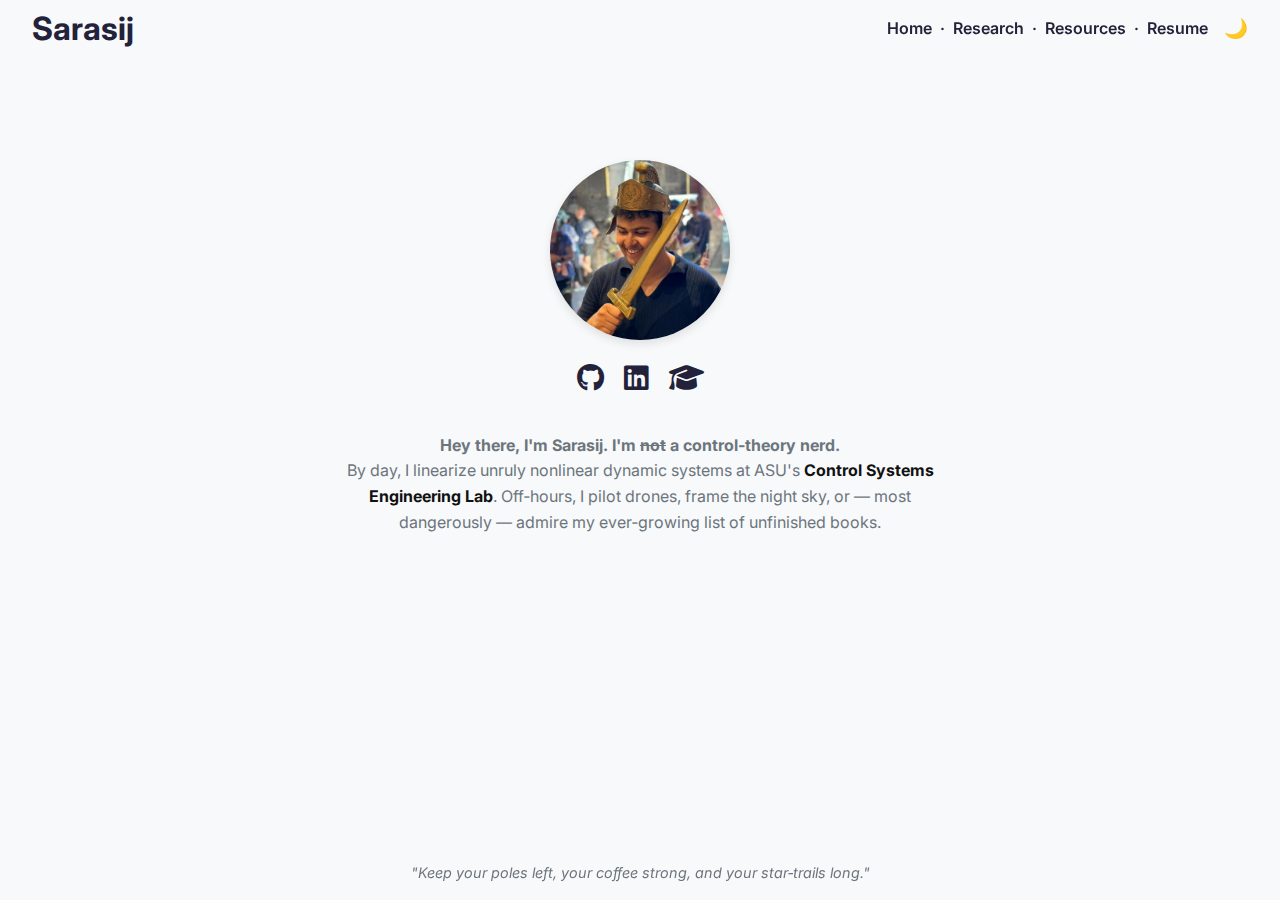
<file: index.html>
<!-- File: index.html -->
<!DOCTYPE html>
<html lang="en">
<head>
  <meta charset="UTF-8">
  <meta name="viewport" content="width=device-width,initial-scale=1">
  <title>Home | B. Sarasij</title>
  <link rel="shortcut icon" type="image/x-icon" href="assets/favicon.png">
  <!-- FontAwesome for social icons -->
  <!-- Font Awesome for social icons -->
  <!-- Font Awesome (free CDN) -->
  <!-- Font Awesome (free CDN) -->
  <link
    rel="stylesheet"
    href="https://cdnjs.cloudflare.com/ajax/libs/font-awesome/6.4.0/css/all.min.css"
    crossorigin="anonymous"
  />

  <link
    href="https://fonts.googleapis.com/css2?family=Inter:wght@400;500;600&family=Merriweather:wght@700&display=swap"
    rel="stylesheet"
  />
  <link rel="stylesheet" href="styles.css">
</head>
<body>
  <!-- Top-right navigation -->
  <nav class="main-nav">
  <div class="nav-links">
    <a href="index.html">Home</a><span>·</span>
    <a href="research.html">Research</a><span>·</span>
    <a href="resources.html">Resources</a><span>·</span>
    <a href="resume.pdf" target="_blank" rel="noopener">Resume</a>
  </div>
  <button class="theme-toggle" aria-label="Toggle theme">🌙</button>
</nav>
  <main class="home">
    <img src="assets/bsarasij.jpg" alt="Sarasij Headshot" class="avatar">

<h1 class="name">Sarasij Banerjee</h1>
<p class="affiliation">Control Theory PhD Student @ ASU</p>

<div class="social">
  <a href="https://github.com/bsarasij" aria-label="GitHub"><i class="fab fa-github"></i></a>
  <a href="https://www.linkedin.com/in/sarasij" aria-label="LinkedIn"><i class="fab fa-linkedin"></i></a>
  <a href="https://scholar.google.com/citations?hl=en&user=0fMVUSsAAAAJ" aria-label="Google Scholar"><i class="fas fa-graduation-cap"></i></a>
</div>
<div class="bio">
      <p><strong>Hey there, I'm Sarasij. I'm <del>not</del> a control‑theory nerd.</strong></p>
      <p>By day, I linearize unruly nonlinear dynamic systems at ASU's <a href = "https://labs.engineering.asu.edu/csel/" class="lab-link">Control Systems Engineering Lab</a>. Off‑hours, I pilot drones, frame the night sky, or — most dangerously — admire my ever‑growing list of unfinished books.</p> 
 
    </div>
  </main>

  <script src="script.js"></script>
  <!-- Bottom-center tagline -->
  <footer class="tagline"><em>"Keep your poles left, your coffee strong, and your star‑trails long."</em></p></footer>
</body>
</html>
</file>
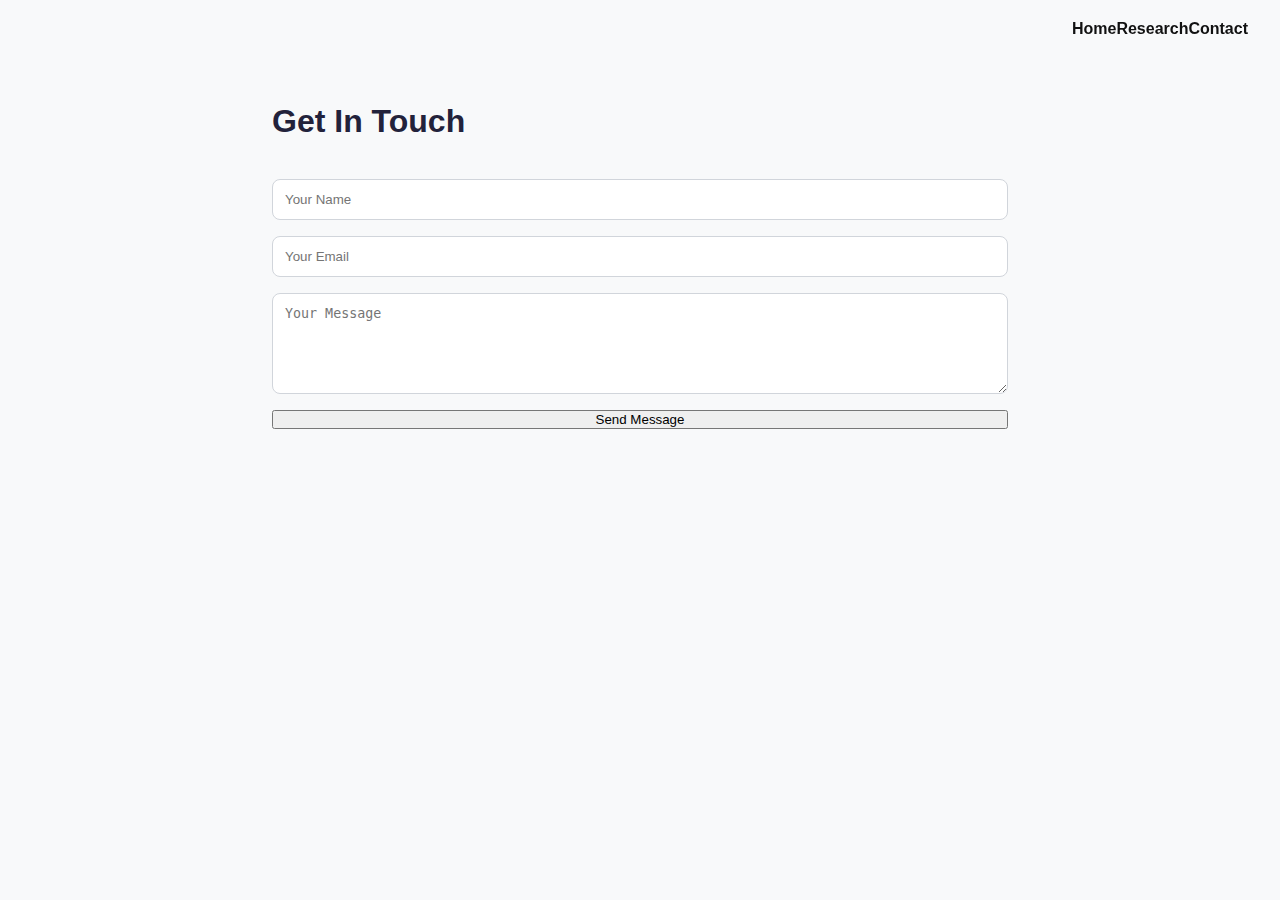
<file: contact.html>
<!-- File: contact.html -->
<!DOCTYPE html>
<html lang="en">
<head>
  <meta charset="UTF-8">
  <meta name="viewport" content="width=device-width,initial-scale=1">
  <title>Contact | B. Sarasij</title>
  <link rel="icon" href="/favicon.ico" type="image/x-icon">
  <link rel="shortcut icon" type="image/x-icon" href="assets/favicon.png">
  <link rel="stylesheet" href="styles.css">
</head>
<body>
  <nav>
    <a href="index.html">Home</a>
    <a href="research.html">Research</a>
    <a href="contact.html" class="active">Contact</a>
  </nav>
  <main class="content">
    <h1>Get In Touch</h1>
    <form action="mailto:your.email@example.com" method="POST" class="contact-form">
      <input type="text" name="name" placeholder="Your Name" required>
      <input type="email" name="email" placeholder="Your Email" required>
      <textarea name="message" rows="5" placeholder="Your Message" required></textarea>
      <button type="submit">Send Message</button>
    </form>
  </main>
  <script src="script.js"></script>
</body>
</html>
</file>
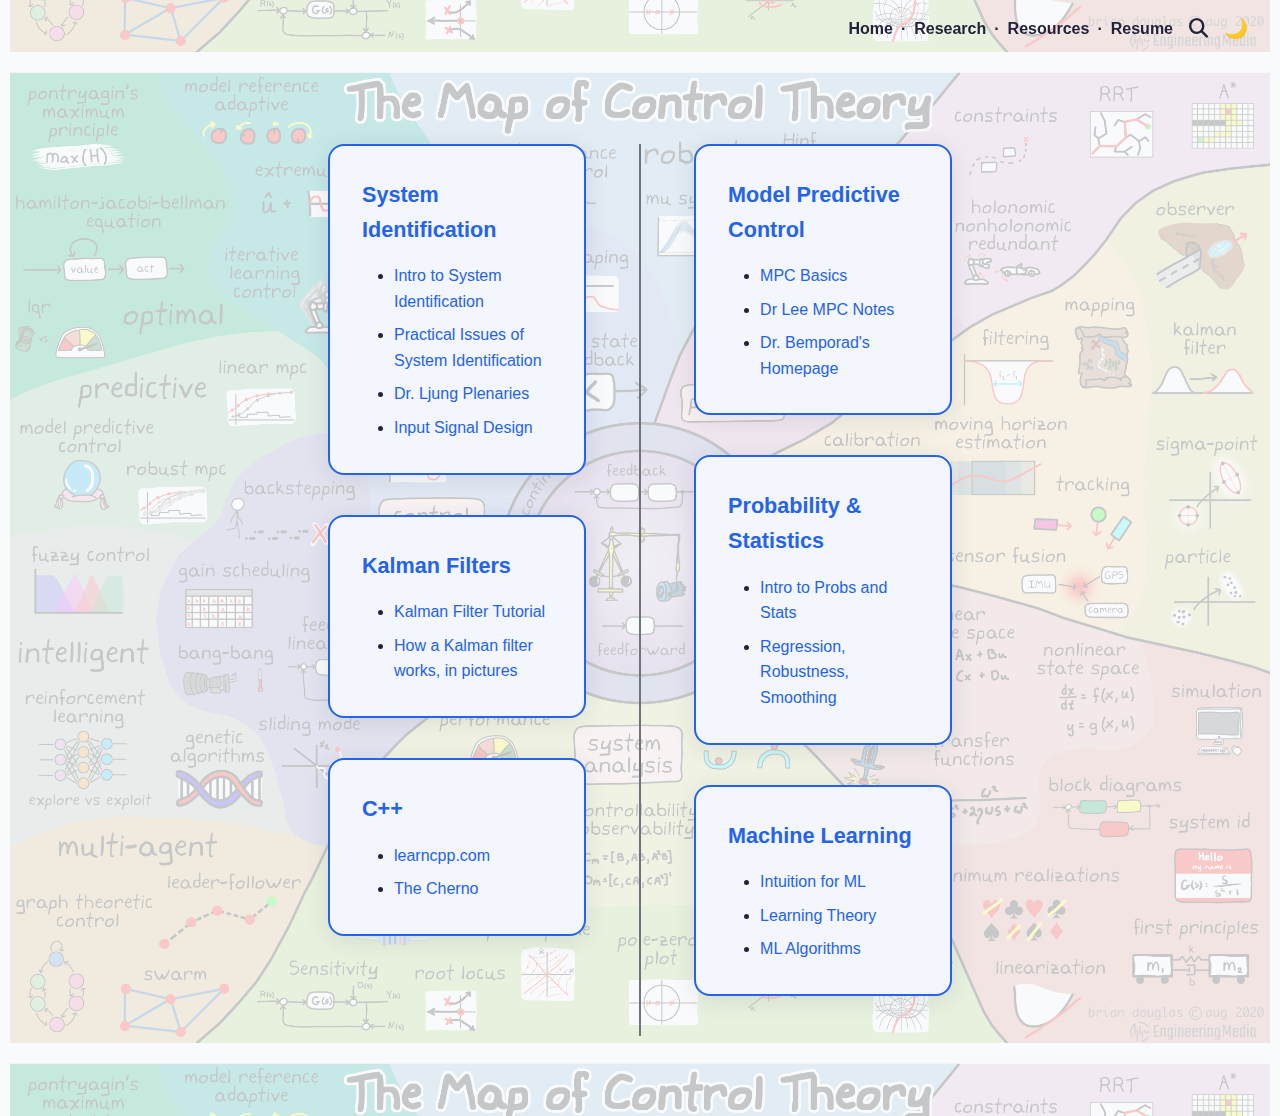
<file: resources.html>
<!DOCTYPE html>
<html lang="en">
<head>
  <meta charset="UTF-8">
  <meta name="viewport" content="width=device-width,initial-scale=1">
  <title>Resources | B. Sarasij</title>
  <link rel="shortcut icon" type="image/x-icon" href="assets/favicon.png">
  <!-- FontAwesome for icons -->
  <link
    rel="stylesheet"
    href="https://cdnjs.cloudflare.com/ajax/libs/font-awesome/6.4.0/css/all.min.css"
    crossorigin="anonymous"
  >

  <!-- Your main stylesheet (with all dark‑mode vars & overrides) -->
  <link rel="stylesheet" href="styles.css">
</head>

<body class="resources-page">
  <!-- Top nav (identical to index/research) -->
  <nav class="main-nav" id="mainNav">
    <div class="nav-links">
      <a href="index.html">Home</a><span>·</span>
      <a href="research.html">Research</a><span>·</span>
      <a href="resources.html" class="active">Resources</a><span>·</span>
      <a href="resume.pdf" target="_blank" rel="noopener">Resume</a>
    </div>
    <button class="search-toggle" aria-label="Search">
      <i class="fas fa-search"></i>
    </button>
    <button class="theme-toggle" aria-label="Toggle theme">🌙</button>
  </nav>

<div class="page-wrapper">
    <div class="bg-overlay"></div>



  <main class="content">

    <div class="timeline-container">
      <div class="timeline">

        <div class="timeline-left">
          <div class="timeline-content">
            <h3>System Identification</h3>
            <ul>
              <li><a href="https://ocw.tudelft.nl/course-lectures/introduction-system-identification-parameter-estimation/">Intro to System Identification</a></li>
              <li><a href="https://www.diva-portal.org/smash/get/diva2:316969/FULLTEXT01.pdf"> Practical Issues of System Identification</a></li>
              <li><a href="https://people.isy.liu.se/rt/ljung/plenaries.html">Dr. Ljung Plenaries</a></li>
<li><a href="assets/HLee_dissertation_final">Input Signal Design</a></li>
            </ul>
          </div>

          <div class="timeline-content">
            <h3>Kalman Filters</h3>
            <ul>
              <li><a href="https://www.kalmanfilter.net/default.aspx">Kalman Filter Tutorial</a></li>
              <li><a href="https://www.bzarg.com/p/how-a-kalman-filter-works-in-pictures/">How a Kalman filter works, in pictures</a></li>
            </ul>
          </div>

          <div class="timeline-content">
            <h3>C++</h3>
            <ul>
              <li><a href="https://www.learncpp.com/">learncpp.com</a></li>
              <li><a href="https://youtu.be/18c3MTX0PK0?feature=shared">The Cherno</a></li>

            </ul>
          </div>
        </div>

        <div class="timeline-right">
          <div class="timeline-content">
            <h3>Model Predictive Control</h3>
            <ul>
              <li><a href="https://www.dropbox.com/scl/fo/ja0f2qjfjopgaicn20mja/AM9kcG41D6NyU7mIpO7fAAM?rlkey=nd72rksmgdcotmoqisfh67m9p&st=lg7sqlhl&dl=0">MPC Basics</a></li>
              <li><a href="https://cepac.cheme.cmu.edu/pasilectures/lee/LecturenoteonMPC-JHL.pdf">Dr Lee MPC Notes</a></li>
              <li><a href="https://cse.lab.imtlucca.it/~bemporad/mpc_course.html">Dr. Bemporad's Homepage</a></li>
            </ul>
          </div>

          <div class="timeline-content">
            <h3>Probability &amp; Statistics</h3>
            <ul>
              <li><a href="https://www.probabilitycourse.com/">Intro to Probs and Stats</a></li>
<li><a href="https://seehuhn.github.io/MATH5714M/index.html">Regression, Robustness, Smoothing</a></li>
            </ul>
          </div>
<div class="timeline-content">
            <h3>Machine Learning</h3>
            <ul>
              <li><a href="https://www.youtube.com/playlist?list=PLNeXFnYrCJneoY_rKtWJy833YiMrCRi5f">Intuition for ML</a></li>
<li><a href="https://ocw.mit.edu/courses/18-657-mathematics-of-machine-learning-fall-2015/resources/mit18_657f15_l1/">Learning Theory</a></li>
<li><a href="https://www.cs.cornell.edu/courses/cs4780/2018fa/lectures/
">ML Algorithms</a></li>
            </ul>
          </div>
        </div>

      </div>
    </div>
  </main>
</div>

        </div>
      </div>
    </div>
  </main>
</div>


  <!-- Your theme‑toggle & search‑toggle scripts -->
  <script src="script.js"></script>
</body>
</html>
</file>
<file: styles.css>
:root {
  --primary: #2563eb;
  --accent: #f59e42;
  --fg: #22223b;
  --bg: #f8f9fa;
  --muted: #6c757d;
}

body[data-theme="dark"] {
  --primary: #1e293b;
  --accent: #fbbf24;
  --fg: #f8fafc;
  --bg: #101522;
  --muted: #a0aec0;
}

* { box-sizing: border-box; margin: 0; padding: 0; }
body { font-family: 'Inter', sans-serif; background: var(--bg); color: var(--fg); line-height: 1.6; }

/* Top nav styling */
nav, .main-nav {
  display: flex;
  align-items: center;
  justify-content: flex-end;
  width: 100vw;
  left: 0;
  right: auto;
  box-sizing: border-box;
  position: fixed;
  top: 0;
  z-index: 1000;
  background: transparent;
  padding: 1rem 2rem;
}
.nav-links {
  display: flex;
  align-items: center;
  gap: 0.5rem;
}
.nav-links a,
.nav-links span {
  color: var(--fg);
  font-weight: 600;
  text-decoration: none;
}
.search-toggle,
.theme-toggle {
  background: none;
  border: none;
  color: var(--fg);
  margin-left: 1rem;
  cursor: pointer;
  font-size: 1.2rem;
}
body[data-theme="dark"] .theme-toggle,
body[data-theme="dark"] .search-toggle {
  color: var(--fg);
}

/* Home page */
main.home {
  position: relative;
  display: flex;
  flex-direction: column;
  align-items: center;
  justify-content: flex-start;
  min-height: 100vh;
  padding-top: 10rem;
  text-align: center;
}
.avatar {
  width: 180px;
  height: 180px;
  border-radius: 50%;
  object-fit: cover;
  box-shadow: 0 4px 10px rgba(0,0,0,0.1);
}
.social {
  margin: 1rem 0;
  display: flex;
  gap: 1.25rem;
}
.social a {
  color: var(--fg);
  font-size: 1.75rem;
  transition: color 0.2s;
}
.social a:hover {
  color: var(--accent);
}
.bio {
  max-width: 600px;
  color: var(--muted);
  margin-top: 1rem;
}
.name {
  position: absolute;
  top: 0.2rem;
  left: 2rem;
  margin: 0;
  text-align: left;
}
.affiliation {
  position: absolute;
  top: 2.7rem;
  left: 2rem;
  margin: 0;
  text-align: left;
}
.tagline {
  position: fixed;
  bottom: 1rem;
  left: 50%;
  transform: translateX(-50%);
  color: var(--muted);
  font-size: 0.9rem;
  text-align: center;
}

/* Content pages */
main.content {
  padding: 6rem 2rem 2rem;
  max-width: 800px;
  margin: 0 auto;
  text-align: left;
}

/* Research & Contact pages reuse these styles */
.publications { list-style: none; margin-top: 2rem; }
.publications li { margin-bottom: 2rem; }
.contact-form { display: flex; flex-direction: column; gap: 1rem; margin-top: 2rem; }
.contact-form input, .contact-form textarea { padding: 0.75rem; border: 1px solid #d1d5db; border-radius: 0.5rem; }

.lab-link {
  background: none;
  color: #111;
  font-weight: bold;
  text-decoration: none;
  border-radius: 0.25rem;
  transition: none;
}
.lab-link:hover {
  text-decoration: underline;
  background: none;
}
body[data-theme="dark"] .lab-link {
  background: none;
  color: #fff;
  font-weight: bold;
}

/* Section headings */
.intro-section h1 {
  text-align: center;
  font-size: 3rem;
  font-weight: 700;
  margin-bottom: 2rem;
  line-height: 1.2;
}

/* Cloud and parallax backgrounds */
#cloud {
  background-color: var(--bg);
  padding: 1rem;
  border-radius: 0.5rem;
  box-shadow: 0 4px 8px rgba(0,0,0,0.2);
  margin-bottom: 2rem;
}
.parallax-container {
  position: relative;
  width: 100%;
  height: 100vh;
  overflow: hidden;
}
.parallax-bg {
  position: fixed;
  top: 0;
  left: 0;
  height: 100vh;
  width: 100%;
  z-index: -1;
  background-color: var(--bg);
  will-change: transform;
  display: flex;
  align-items: center;
  justify-content: center;
}
.intro-section {
  position: relative;
  z-index: 2;
  width: 100%;
  padding: 8rem 5vw 6rem;
  background: var(--bg);
  color: var(--fg);
  text-align: left;
  font-size: 1.1rem;
  line-height: 1.8;
}
body.research-page[data-theme="dark"] .intro-section {
  background: var(--primary);
  color: var(--fg);
}
body.research-page[data-theme="dark"] .parallax-bg,
body.research-page[data-theme="dark"] #cloud {
  background-color: var(--primary);
}
body.research-page .intro-section p + p {
  margin-top: 2rem;
}
.projects-section {
  padding: 4rem 2rem;
  background: var(--bg);
}

/* Project Card Styles (used only on research page) */
.project-card {
  display: flex;
  align-items: flex-start;
  gap: 1.5rem;
  padding: 1.5rem;
  margin-bottom: 2rem;
  background: #d1d5db;
  border: 1px solid #e0e0e0;
  border-radius: 0.75rem;
  box-shadow: 0 4px 24px 0 rgba(31, 41, 55, 0.18);
  color: #222;
}
body[data-theme="dark"] .project-card {
  background: var(--primary);
  border-color: var(--muted);
  box-shadow: 0 4px 8px rgba(0,0,0,0.5);
}
.project-card h3 {
  margin-top: 0;
  margin-bottom: 0.75rem;
  font-size: 1.25rem;
  color: #2563eb;
  font-weight: 600;
}
.project-card a {
  display: inline-block;
  margin-right: 1rem;
  color: #2563eb;
  font-weight: bold;
  text-decoration: none;
}
.project-card a:hover {
  text-decoration: underline;
  color: #f59e42;
}
.project-thumb {
  flex-shrink: 0;
  width: 140px;
  height: 140px;
  object-fit: cover;
  border-radius: 0.5rem;
  box-shadow: 0 4px 12px rgba(0, 0, 0, 0.15);
}
.project-info {
  flex: 1;
}
.project-info h3 {
  margin-top: 0;
  margin-bottom: 0.75rem;
  font-size: 1.25rem;
  color: #2563eb;
  font-weight: 600;
}
.project-info h3 a {
  color: var(--primary);
  text-decoration: none;
}
.project-info h3 a:hover {
  text-decoration: underline;
}
.project-info p {
  margin-bottom: 1rem;
  color: var(--muted);
  line-height: 1.5;
}
.project-links a {
  display: inline-block;
  margin-right: 1rem;
  color: #2563eb;
  font-weight: bold;
  text-decoration: none;
}
.project-links a:hover {
  text-decoration: underline;
  color: #f59e42;
}
.project-links .btn {
  display: inline-block;
  padding: 0.5rem 1rem;
  margin-right: 0.75rem;
  border-radius: 0.375rem;
  font-size: 0.9rem;
  font-weight: 600;
  text-decoration: none;
  transition: background-color 0.2s ease, color 0.2s ease, border-color 0.2s ease;
}
.btn-paper {
  background-color: transparent;
  color: #2563eb;
  border: 2px solid #2563eb;
}
.btn-paper:hover {
  background-color: #2563eb;
  color: #fff;
  border: 2px solid #2563eb;
}
.btn-code {
  background-color: transparent;
  color: #2563eb;
  border: 2px solid #2563eb;
}
.btn-code:hover {
  background-color: #2563eb;
  color: #fff;
  border: 2px solid #2563eb;
}
.dropdown {
  position: relative;
  display: inline-block;
}
.dropdown-menu {
  display: none;
  position: absolute;
  top: 100%;
  left: 0;
  margin-top: 0.25rem;
  background: var(--bg);
  border: 1px solid var(--muted);
  border-radius: 0.375rem;
  box-shadow: 0 4px 8px rgba(0,0,0,0.1);
  list-style: none;
  padding: 0.5rem 0;
  min-width: 12rem;
  z-index: 100;
}
.dropdown-menu li + li {
  margin-top: 0.25rem;
}
.dropdown-menu a {
  display: block;
  padding: 0.5rem 1rem;
  color: var(--fg);
  text-decoration: none;
}
.dropdown-menu a:hover {
  background: var(--accent);
  color: var(--bg);
}
.dropdown.open .dropdown-menu {
  display: block;
}
.dropdown-toggle .caret {
  margin-left: 0.5em;
  font-size: 0.8em;
  transition: transform 0.2s;
}
.dropdown.open .caret {
  transform: rotate(180deg);
}

/* Dark theme overrides */
body[data-theme="dark"] {
  --fg: #f8fafc;
  --bg: #1e293b;
  --muted: #a0aec0;
}
body[data-theme="dark"] .lab-link {
  color: var(--accent);
}
body[data-theme="dark"] .project-info h3 a {
  color: var(--fg);
}
body[data-theme="dark"] .project-info h3 a:hover {
  color: var(--accent);
}
body[data-theme="dark"] .dropdown-menu {
  background: var(--primary);
  border: 1px solid var(--muted);
}
body[data-theme="dark"] .dropdown-menu a {
  color: var(--fg);
}
body[data-theme="dark"] .dropdown-menu a:hover {
  background-color: rgba(255,255,255,0.1);
}

/* Timeline layout */
.timeline-container {
  max-width: 900px;
  margin: 0 auto;
  padding: 3rem 1rem;
}
.timeline {
  position: relative;
  display: flex;
  justify-content: space-between;
  align-items: flex-start;
}
.timeline::before {
  content: '';
  position: absolute;
  top: 0;
  bottom: 0;
  left: 50%;
  width: 2px;
  margin-left: -1px;
  background-color: var(--muted);
  z-index: 0;
}
.timeline-left,
.timeline-right {
  width: 48%;
  box-sizing: border-box;
  padding: 0 1rem;
}

/* Timeline card style */
.timeline-content,
.project-card {
  background: #f3f6fd;
  border: 2px solid #2563eb;
  border-radius: 1rem;
  box-shadow: 0 4px 24px 0 rgba(31, 41, 55, 0.10);
  color: #22223b;
  padding: 2rem 2rem 1.5rem 2rem;
  margin-bottom: 2.5rem;
  transition: box-shadow 0.2s, background 0.2s, border 0.2s;
  position: relative;
  z-index: 1;
}
.timeline-content h3,
.project-card h3 {
  color: #2563eb;
  font-size: 1.35rem;
  font-weight: 700;
  margin-bottom: 1rem;
}
.timeline-content ul li a,
.project-card a {
  color: #2563eb;
  font-weight: 500;
  text-decoration: none;
  transition: color 0.2s, text-decoration 0.2s;
}
.timeline-content ul li a:hover,
.project-card a:hover {
  color: #f59e42;
  text-decoration: underline;
}
.timeline-content p,
.project-card p {
  color: #374151;
  font-size: 1.05rem;
  margin-bottom: 1rem;
}
@media (max-width: 600px) {
  .timeline-content,
  .project-card {
    padding: 1.2rem 0.8rem 1rem 0.8rem;
    border-radius: 0.7rem;
  }
}

/* Timeline list style */
.timeline-content ul {
  margin: 0.5rem 0 0.5rem 0;
  padding-left: 2em;
  list-style-position: outside;
}
.timeline-content ul li {
  margin-bottom: 0.5rem;
  padding-left: 0;
}

/* Dark mode tweaks for timeline */
body[data-theme="dark"] .timeline-content {
  background: #22315a;
  border: 2px solid #38bdf8;
  color: #f8fafc;
  box-shadow: 0 4px 16px rgba(0,0,0,0.6);
}
body[data-theme="dark"] .timeline::before {
  background-color: var(--muted);
}
body[data-theme="dark"] .timeline-content p {
  color: #cbd5e1;
}
body[data-theme="dark"] .timeline-container {
  color: #e2e8f0;
}
body[data-theme="dark"] .timeline-content h3 {
  color: #38bdf8;
}
body[data-theme="dark"] .timeline-content ul li a {
  color: #7dd3fc;
}
body[data-theme="dark"] .timeline-content ul li a:hover {
  color: #bae6fd;
}
body[data-theme="dark"] .timeline-content p {
  color: #cbd5e1;
}
@media (max-width: 768px) {
  .timeline {
    flex-direction: column;
  }
  .timeline-left, .timeline-right {
    width: 100%;
  }
  .timeline::before {
    left: 20px;
  }
  .timeline-content {
    margin-left: 40px;
    margin-bottom: 20px;
  }
  main.home {
    padding-top: 7.5rem;
    padding-bottom: 4.5rem;
  }
  .name, .affiliation {
    position: static;
    display: block;
    width: 100%;
    text-align: center;
    left: auto;
    top: auto;
    margin-left: 0;
    margin-right: 0;
  }
  .name {
    margin-top: 1.5rem;
  }
  .tagline {
    position: static;
    left: auto;
    bottom: auto;
    width: 100%;
    margin-top: 2rem;
    text-align: center;
    font-size: 1rem;
    color: var(--muted);
    transform: none;
  }
}
@media (min-width: 769px) {
  .timeline-content {
    margin-left: 1.5rem;
    margin-right: 1.5rem;
  }
}

/* Navigation scroll effect for research page */
body.research-page .main-nav {
  background: transparent;
  transition: background 0.3s, color 0.3s;
  width: 100vw;
  left: 0;
  right: auto;
  box-sizing: border-box;
}
body.research-page .main-nav .nav-links {
  justify-content: flex-end;
}
body.research-page .main-nav .nav-links a,
body.research-page .main-nav .nav-links span,
body.research-page .main-nav .search-toggle,
body.research-page .main-nav .theme-toggle {
  color: #111;
  transition: color 0.3s;
}
body.research-page .main-nav.scrolled .nav-links a,
body.research-page .main-nav.scrolled .nav-links span,
body.research-page .main-nav.scrolled .search-toggle,
body.research-page .main-nav.scrolled .theme-toggle {
  color: #fff;
}
body.research-page[data-theme="dark"] .main-nav .nav-links a,
body.research-page[data-theme="dark"] .main-nav .nav-links span,
body.research-page[data-theme="dark"] .main-nav .search-toggle,
body.research-page[data-theme="dark"] .main-nav .theme-toggle {
  color: #fff;
}
body.research-page[data-theme="dark"] .main-nav.scrolled .nav-links a,
body.research-page[data-theme="dark"] .main-nav.scrolled .nav-links span,
body.research-page[data-theme="dark"] .main-nav.scrolled .search-toggle,
body.research-page[data-theme="dark"] .main-nav.scrolled .theme-toggle {
  color: #111;
}
body[data-theme="dark"] nav:not(.main-nav) {
  background: var(--primary);
}

/* Link styles */
a {
  color: #111;
  font-weight: bold;
  text-decoration: none;
  background: none;
}
a:hover {
  text-decoration: underline;
  background: none;
}
body[data-theme="dark"] a {
  color: #fff;
  font-weight: bold;
  background: none;
}
body[data-theme="dark"] a:hover {
  text-decoration: underline;
  background: none;
}

.bg-overlay {
  position: absolute;
  top: 0;
  left: 0;
  width: 100%;
  height: 100%;
  background-image: url('assets/Control_Map.png');
  background-repeat: repeat;
  background-position: center center;
  background-size: contain;
  opacity: 0.2;
  pointer-events: none;
  z-index: 0;
}

.page-wrapper {
  position: relative;
  min-height: 100vh;
}

body.research-page[data-theme="dark"] .project-desc {
  color: #fff !important;
  font-weight: bold !important;
}
body.research-page[data-theme="dark"] .tech-badge,
body.research-page[data-theme="dark"] .lang-badge,
body.research-page[data-theme="dark"] .lib-badge {
  color: #fff !important;
  background: none !important;
  font-weight: bold !important;
}

.tech-badge,
.lang-badge,
.lib-badge {
  font-weight: bold;
}

/* Hamburger menu styles */
.hamburger {
  display: none;
  flex-direction: column;
  justify-content: center;
  align-items: center;
  width: 2.5rem;
  height: 2.5rem;
  background: none;
  border: none;
  cursor: pointer;
  z-index: 1100;
}
.hamburger span {
  display: block;
  width: 2rem;
  height: 0.25rem;
  margin: 0.3rem 0;
  background: var(--fg);
  border-radius: 2px;
  transition: all 0.3s;
}

@media (max-width: 768px) {
  nav, .main-nav {
    flex-direction: row;
    padding: 0.5rem 1rem;
    height: auto;
    justify-content: flex-end;
    align-items: center;
  }
  .main-nav {
    position: fixed;
    top: 0;
    left: 0;
    right: 0;
    width: 100vw;
    z-index: 1000;
    background: var(--bg);
    box-shadow: 0 2px 12px rgba(0,0,0,0.08);
  }
  .main-nav .theme-toggle {
    margin-left: 0.5rem;
    order: 2;
  }
  .hamburger {
    display: flex;
    margin-left: 0.5rem;
    margin-right: 0;
    order: 3;
    align-self: center;
    justify-self: flex-end;
  }
  .main-nav .nav-links {
    display: none;
  }
  .main-nav.nav-open .nav-links {
    display: flex;
  }
  .nav-links {
    position: fixed;
    top: 0;
    right: 0;
    height: 100vh;
    width: 70vw;
    max-width: 320px;
    background: var(--bg);
    flex-direction: column;
    align-items: flex-start;
    justify-content: flex-start;
    padding: 4.5rem 1.5rem 2rem 1.5rem;
    gap: 0.2rem;
    box-shadow: -2px 0 16px rgba(0,0,0,0.10);
    border-left: 1px solid var(--muted);
    transform: translateX(100%);
    transition: transform 0.3s;
    z-index: 1050;
  }
  .main-nav.nav-open .nav-links {
    transform: translateX(0);
  }
  .nav-links a, .nav-links span {
    font-size: 1.1rem;
    color: var(--fg);
    width: 100%;
    text-align: left;
    padding: 0.4rem 0.25rem;
    border-radius: 0.3rem;
    transition: background 0.2s, color 0.2s;
  }
  .nav-links a:hover {
    background: var(--primary);
    color: #fff;
  }
  /* Main content and cards responsive */
  main.home, main.content, .projects-section, .timeline-container {
    padding-left: 1rem;
    padding-right: 1rem;
    max-width: 100vw;
  }
  .project-card, .timeline-content {
    flex-direction: column !important;
    align-items: stretch !important;
    width: 100%;
    min-width: 0;
    margin-left: 0;
    margin-right: 0;
  }
  .project-thumb {
    width: 100%;
    max-width: 320px;
    height: auto;
    margin: 0 auto 1rem auto;
    display: block;
  }
  .timeline {
    flex-direction: column;
    align-items: stretch;
  }
  .timeline-left, .timeline-right {
    width: 100%;
    padding: 0;
  }
  .timeline::before {
    left: 20px;
    height: 100%;
  }
  .main-nav,
  .nav-links {
    background: #f8f9fa;
  }
  .nav-links a,
  .nav-links span {
    color: #22223b !important;
  }
  .nav-links a:hover {
    background: #2563eb;
    color: #fff !important;
  }
  body[data-theme="dark"] .main-nav,
  body[data-theme="dark"] .nav-links {
    background: #101522;
  }
  body[data-theme="dark"] .nav-links a,
  body[data-theme="dark"] .nav-links span {
    color: #fff !important;
  }
  body[data-theme="dark"] .nav-links a:hover {
    background: #2563eb;
    color: #fff !important;
  }
}
</file>
